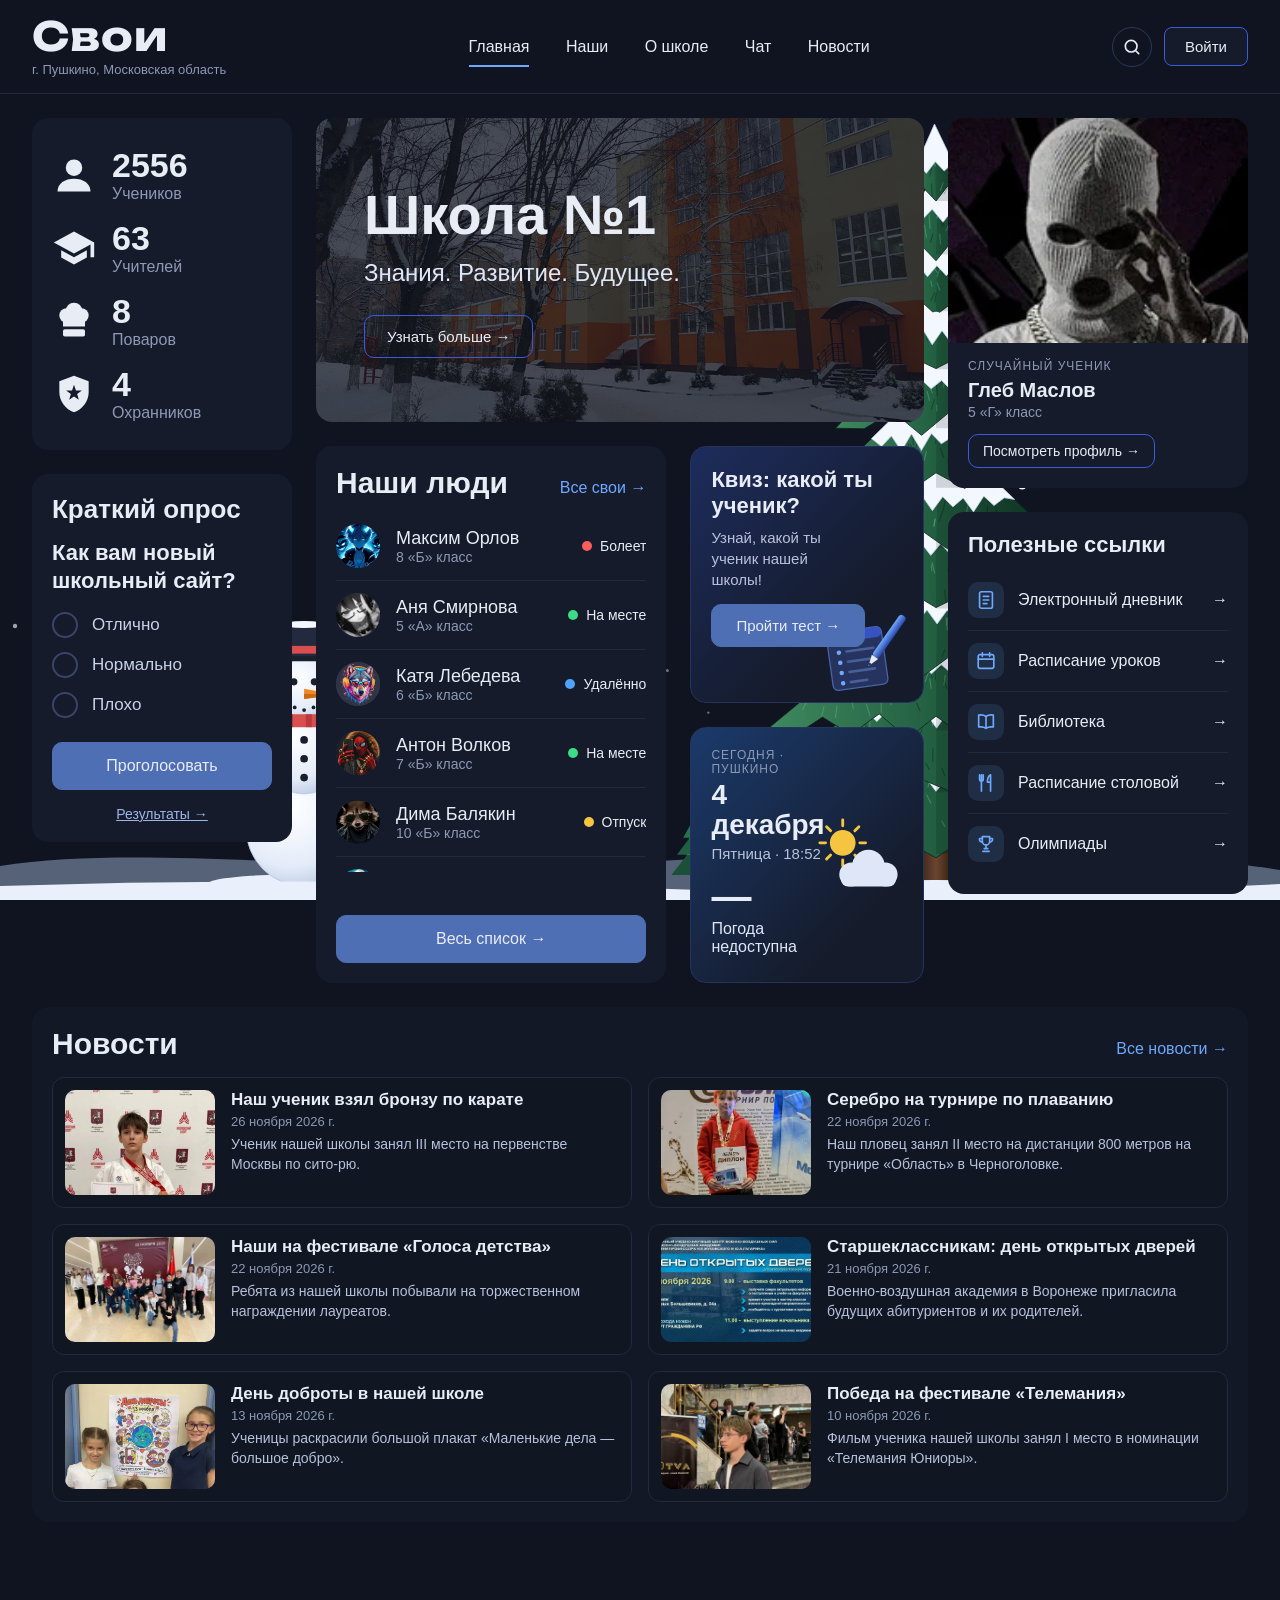
<file: index.html>
<!DOCTYPE html>
<html lang="ru">
<head>
  <meta charset="UTF-8">
  <meta name="viewport" content="width=device-width, initial-scale=1">
  <title>Школа №1</title>

  <!-- шрифт для надписи «Свои» -->
  <link rel="preconnect" href="https://fonts.googleapis.com">
  <link rel="preconnect" href="https://fonts.gstatic.com" crossorigin>
  <link href="https://fonts.googleapis.com/css2?family=Unbounded:wght@700&display=swap" rel="stylesheet">

  <!-- все стили сайта -->
  <link rel="stylesheet" href="style.css">
</head>
<body>

  <header>
    <div class="brand">
      <div class="logo">Свои</div>
      <div class="logo-sub">г. Пушкино, Московская область</div>
    </div>
    <nav>
      <a href="index.html" class="active">Главная</a>
      <a href="people.html">Наши</a>
      <a href="#">О школе</a>
      <a href="#">Чат</a>
      <a href="#">Новости</a>
    </nav>
    <div class="header-right">
      <button class="search-btn" id="search-btn" aria-label="Поиск">
        <svg viewBox="0 0 24 24"><circle cx="11" cy="11" r="7"/><path d="M20 20l-3.5-3.5"/></svg>
      </button>
      <button class="login">Войти</button>
    </div>

    <!-- панель поиска (открывается по клику на лупу) -->
    <div class="search-panel" id="search-panel">
      <input id="search-input" type="text" placeholder="Поиск по людям..." autocomplete="off">
      <div class="search-results" id="search-results"></div>
    </div>
  </header>

  <div class="layout">

    <!-- ЛЕВАЯ КОЛОНКА -->
    <div class="col-left">
      <div class="card stats">
        <!-- ученики -->
        <div class="stat">
          <svg class="icon" viewBox="0 0 24 24"><circle cx="12" cy="8" r="4.5"/><path d="M3 21c0-4.5 4-7 9-7s9 2.5 9 7z"/></svg>
          <div><b id="count-students">0</b><span>Учеников</span></div>
        </div>
        <!-- учителя -->
        <div class="stat">
          <svg class="icon" viewBox="0 0 24 24"><path d="M5 13.18v4L12 21l7-3.82v-4L12 17l-7-3.82zM12 3L1 9l11 6 9-4.91V17h2V9L12 3z"/></svg>
          <div><b id="count-teachers">0</b><span>Учителей</span></div>
        </div>
        <!-- повара (колпак повара) -->
        <div class="stat">
          <svg class="icon" viewBox="0 0 24 24">
            <circle cx="8" cy="9" r="4"/><circle cx="16" cy="9" r="4"/><circle cx="12" cy="6.5" r="4.5"/>
            <rect x="6" y="9" width="12" height="6"/><rect x="6" y="16.5" width="12" height="4" rx="1"/>
          </svg>
          <div><b id="count-cooks">0</b><span>Поваров</span></div>
        </div>
        <!-- охранники (полицейский жетон: щит со звездой) -->
        <div class="stat">
          <svg class="icon" viewBox="0 0 24 24">
            <path d="M12 2l8 3v6c0 5-3.4 9.3-8 11-4.6-1.7-8-6-8-11V5z"/>
            <polygon fill="#151b2b" points="12,7 13.06,10.04 16.28,10.11 13.71,12.06 14.65,15.14 12,13.3 9.35,15.14 10.29,12.06 7.72,10.11 10.94,10.04"/>
          </svg>
          <div><b id="count-guards">0</b><span>Охранников</span></div>
        </div>
      </div>

      <div class="card poll">
        <h3>Краткий опрос</h3>
        <p class="q">Как вам новый школьный сайт?</p>
        <label><input type="radio" name="poll"> Отлично</label>
        <label><input type="radio" name="poll"> Нормально</label>
        <label><input type="radio" name="poll"> Плохо</label>
        <button class="btn primary" id="vote">Проголосовать</button>
        <div id="poll-result"></div>
        <a class="poll-link" href="#">Результаты →</a>
      </div>
    </div>

    <!-- ЦЕНТРАЛЬНАЯ КОЛОНКА -->
    <div class="col-center">
      <section class="hero">
        <h1>Школа №1</h1>
        <p class="hero-sub">Знания. Развитие. Будущее.</p>
        <a class="btn" href="#">Узнать больше →</a>
      </section>

      <!-- ряд: «Наши люди» (уже) + квиз -->
      <div class="people-row">
        <div class="card people">
          <div class="section-head">
            <h2>Наши люди</h2>
            <a href="people.html">Все свои →</a>
          </div>
          <div class="list" id="list"></div>
          <a class="btn primary list-btn" href="people.html">Весь список →</a>
        </div>

                <div class="side-stack">

          <div class="card quiz">
            <h3>Квиз: какой ты ученик?</h3>
            <p>Узнай, какой ты ученик нашей школы!</p>
            <a class="btn primary" href="#">Пройти тест →</a>

            <!-- рисунок: блокнот и ручка -->
            <svg class="quiz-art" viewBox="0 0 140 130" xmlns="http://www.w3.org/2000/svg">
              <defs>
                <linearGradient id="penG" x1="0" x2="1">
                  <stop offset="0" stop-color="#6ea8ff"/>
                  <stop offset="1" stop-color="#2a45a8"/>
                </linearGradient>
              </defs>
              <g transform="rotate(-8 60 80)">
                <rect x="14" y="30" width="86" height="90" rx="8" fill="#26335f" stroke="#4a63a8" stroke-width="2"/>
                <rect x="14" y="30" width="86" height="16" rx="8" fill="#3b5bdb" opacity="0.8"/>
                <circle cx="30" cy="62" r="3.5" fill="#6ea8ff"/><rect x="40" y="60" width="46" height="4" rx="2" fill="#4a5f9a"/>
                <circle cx="30" cy="78" r="3.5" fill="#6ea8ff"/><rect x="40" y="76" width="38" height="4" rx="2" fill="#4a5f9a"/>
                <circle cx="30" cy="94" r="3.5" fill="#6ea8ff"/><rect x="40" y="92" width="44" height="4" rx="2" fill="#4a5f9a"/>
                <circle cx="30" cy="110" r="3.5" fill="#6ea8ff"/><rect x="40" y="108" width="30" height="4" rx="2" fill="#4a5f9a"/>
              </g>
              <g transform="rotate(35 100 50)">
                <rect x="94" y="0" width="12" height="78" rx="5" fill="url(#penG)"/>
                <polygon points="94,78 106,78 100,96" fill="#e8ecf5"/>
                <polygon points="98,90 102,90 100,96" fill="#1b2a52"/>
              </g>
            </svg>
          </div>

          <!-- ДАТА И ПОГОДА -->
          <div class="card weather">
            <div class="weather-info">
              <div class="w-label">Сегодня · Пушкино</div>
              <div class="w-date" id="w-date"></div>
              <div class="w-day"><span id="w-day"></span> · <span id="w-time"></span></div>
              <div class="w-temp-row">
                <div class="w-temp" id="w-temp">—</div>
                <div class="w-desc" id="w-desc">Загрузка…</div>
              </div>
              <div class="w-extra" id="w-extra"></div>
            </div>
            <svg class="weather-art" id="w-art" viewBox="0 0 140 110" xmlns="http://www.w3.org/2000/svg"></svg>
          </div>

        </div>
      </div>
    </div>

    <!-- ПРАВАЯ КОЛОНКА -->
    <div class="col-right">
      <div class="card random">
        <div class="random-photo"><img id="rnd-photo" alt="" onerror="this.remove()"></div>
        <div class="random-body">
          <div class="random-label">Случайный ученик</div>
          <div class="random-name" id="rnd-name"></div>
          <div class="random-info" id="rnd-info"></div>
          <a class="btn small" href="#">Посмотреть профиль →</a>
        </div>
      </div>

      <div class="card links">
        <h3>Полезные ссылки</h3>
        <a href="#">
          <span class="link-ico"><svg viewBox="0 0 24 24"><rect x="5" y="3" width="14" height="18" rx="2"/><path d="M9 8h6M9 12h6M9 16h4"/></svg></span>
          <span class="link-text">Электронный дневник</span><span>→</span>
        </a>
        <a href="#">
          <span class="link-ico"><svg viewBox="0 0 24 24"><rect x="3.5" y="5" width="17" height="15" rx="2"/><path d="M3.5 10h17M8 3v4M16 3v4"/></svg></span>
          <span class="link-text">Расписание уроков</span><span>→</span>
        </a>
        <a href="#">
          <span class="link-ico"><svg viewBox="0 0 24 24"><path d="M12 6c-2-1.5-5-2-8-1.5v13c3-.5 6 0 8 1.5 2-1.5 5-2 8-1.5v-13c-3-.5-6 0-8 1.5zM12 6v13"/></svg></span>
          <span class="link-text">Библиотека</span><span>→</span>
        </a>
        <a href="#">
          <span class="link-ico"><svg viewBox="0 0 24 24"><path d="M7 3v8M5 3v5a2 2 0 0 0 4 0V3M7 11v10"/><path d="M17 21V3c-2.5 1.5-3.5 4.5-3.5 8H17"/></svg></span>
          <span class="link-text">Расписание столовой</span><span>→</span>
        </a>
        <a href="#">
          <span class="link-ico"><svg viewBox="0 0 24 24"><path d="M8 4h8v5a4 4 0 0 1-8 0z"/><path d="M8 6H5a3 3 0 0 0 3 4M16 6h3a3 3 0 0 1-3 4M12 13v4M8.5 20h7M10 17h4"/></svg></span>
          <span class="link-text">Олимпиады</span><span>→</span>
        </a>
      </div>
    </div>

    <!-- НОВОСТИ (на всю ширину, от левого края) -->
    <div class="card news">
      <div class="section-head">
        <h2>Новости</h2>
        <a href="#">Все новости →</a>
      </div>
      <div class="news-grid" id="news-list"></div>
    </div>

  </div>

  <!-- порядок важен: сначала данные, потом логика -->
  <script src="data.js"></script>
  <script src="script.js"></script>
  <script src="news.js"></script>
  <script src="weather.js"></script>
  <script src="trees.js"></script>
</body>
</html>
</file>
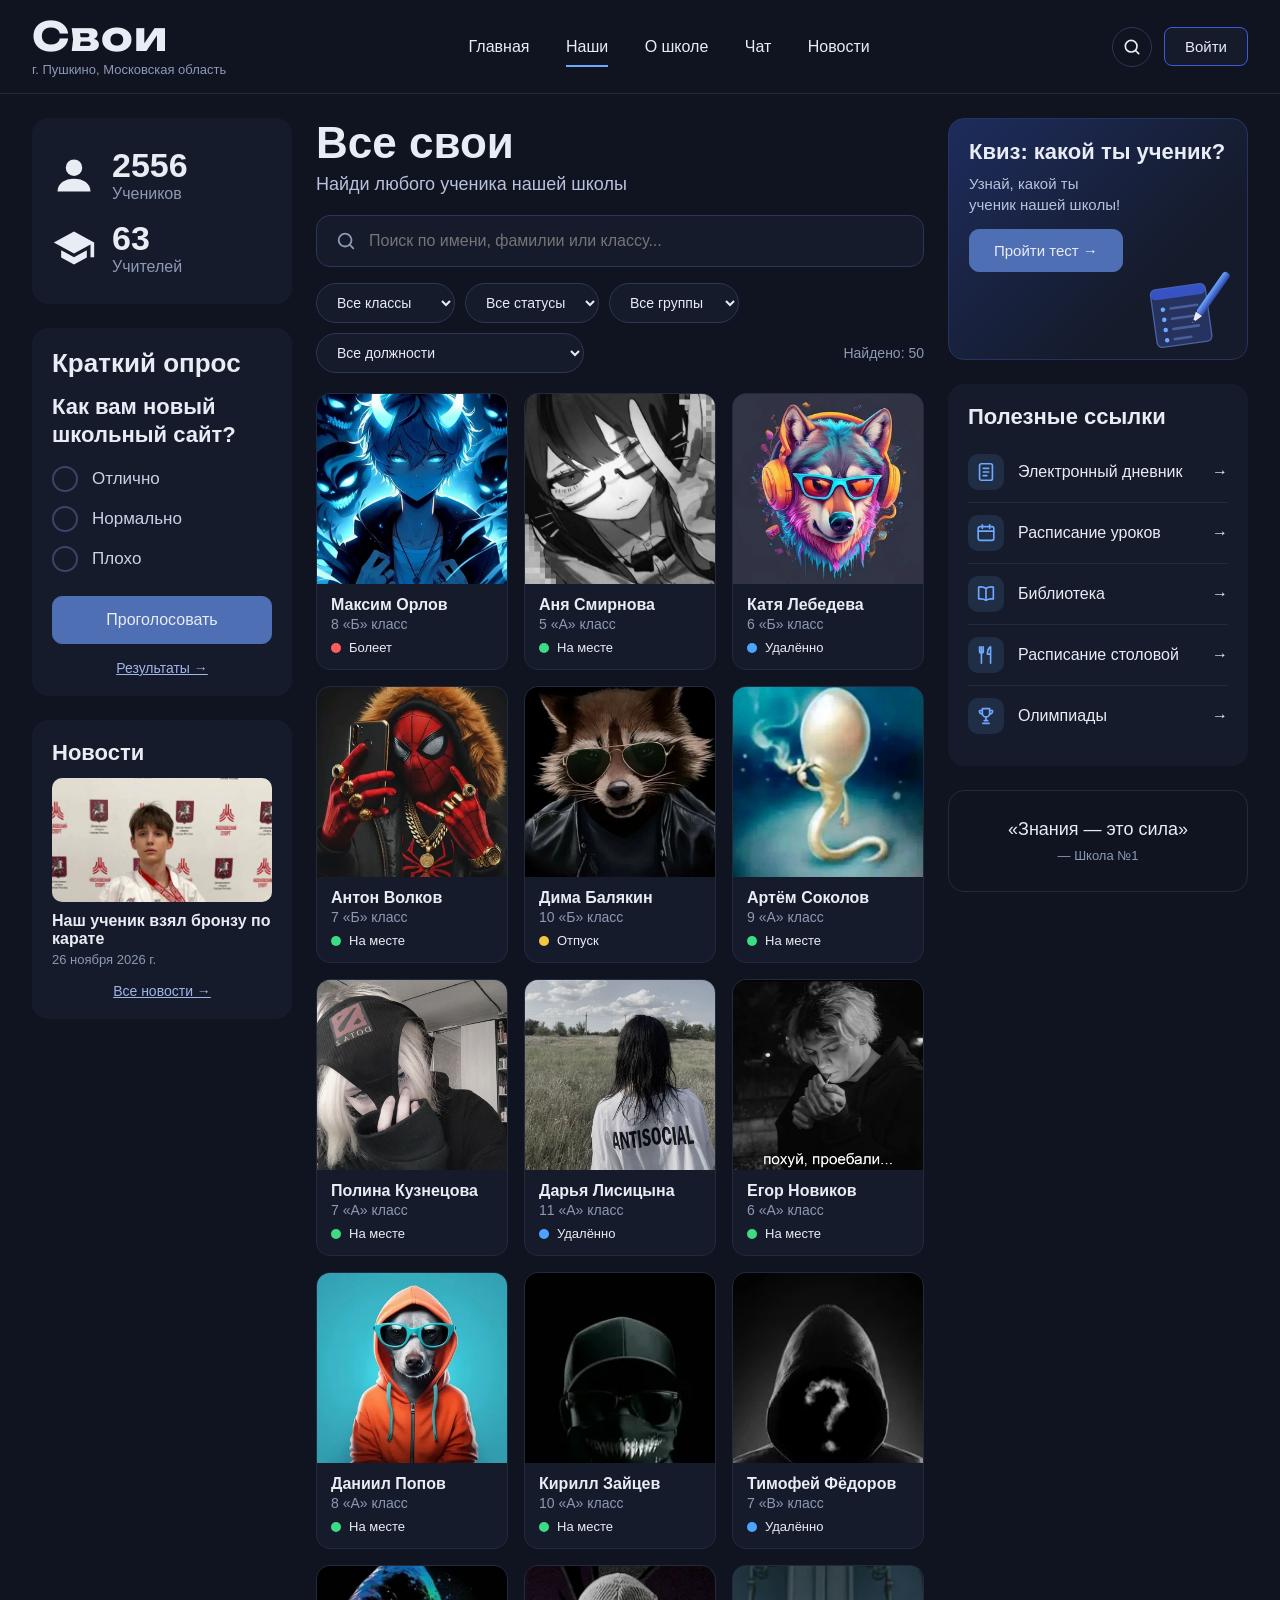
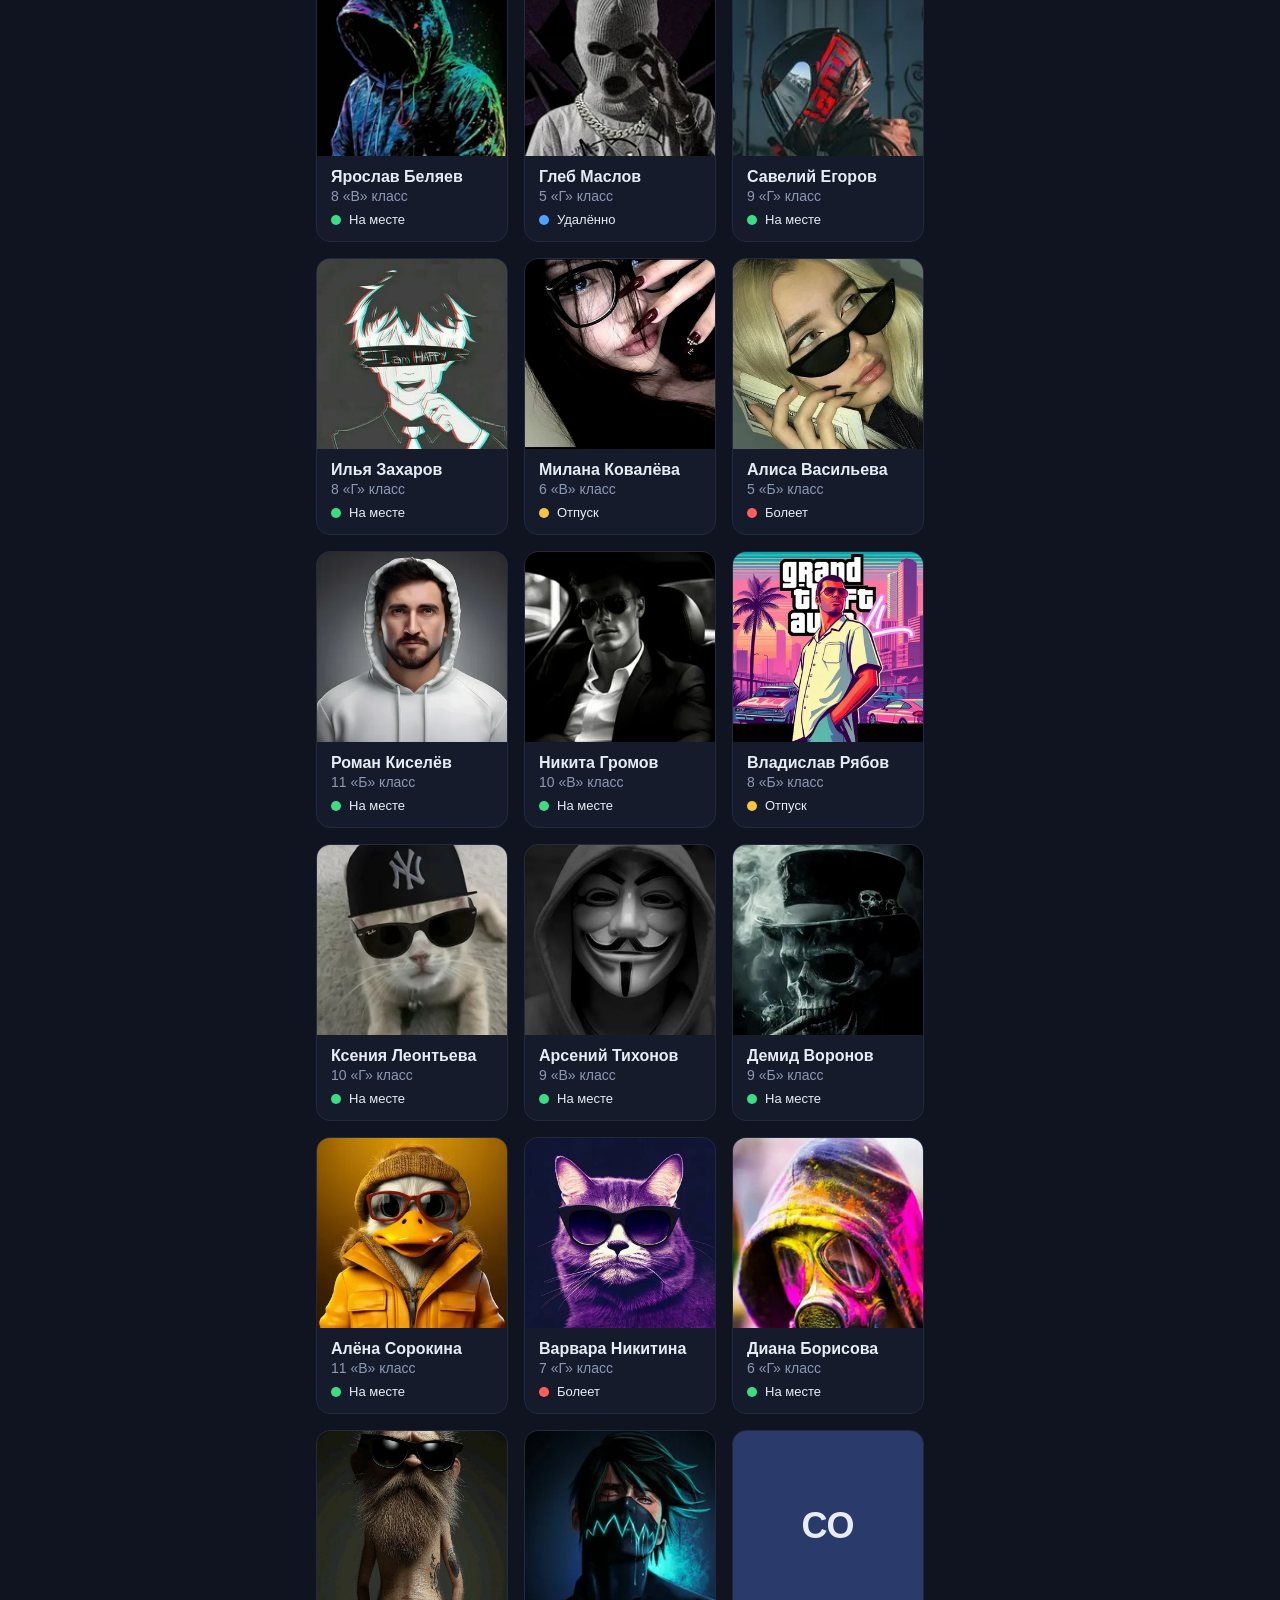
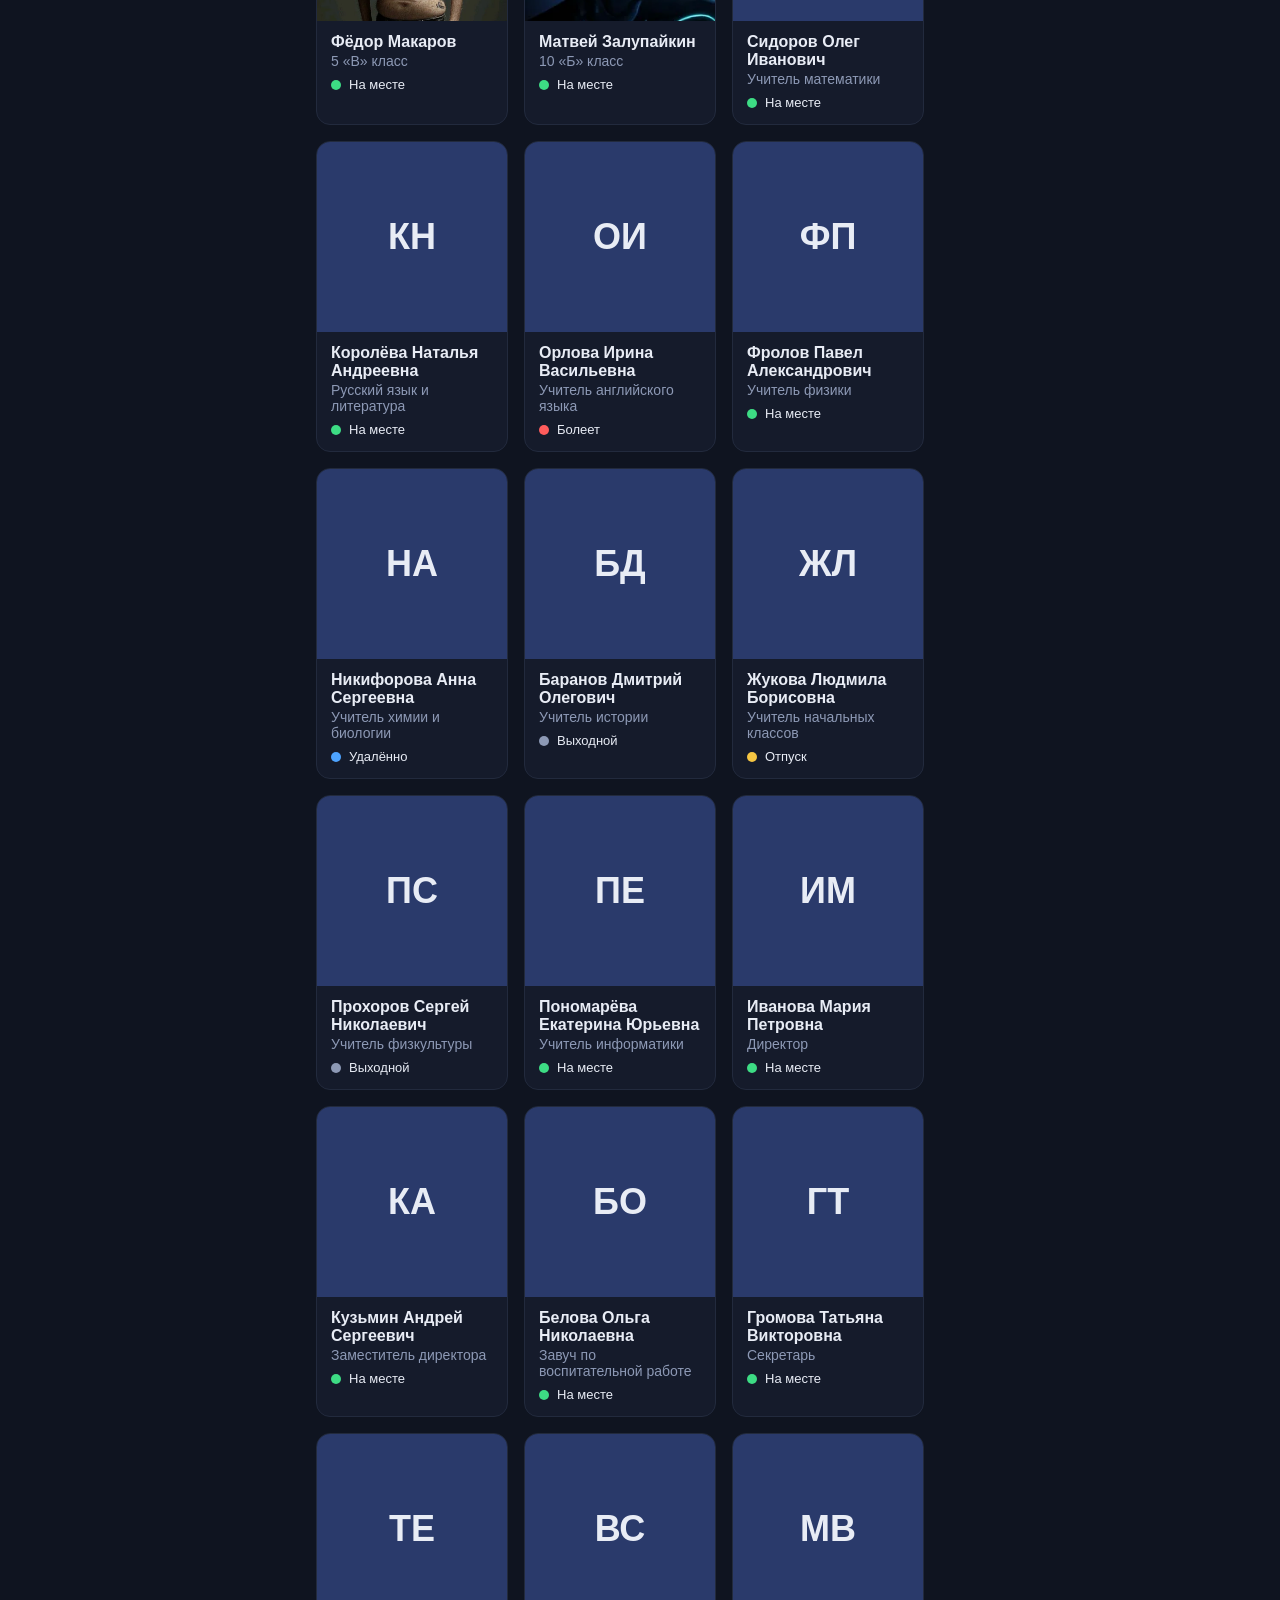
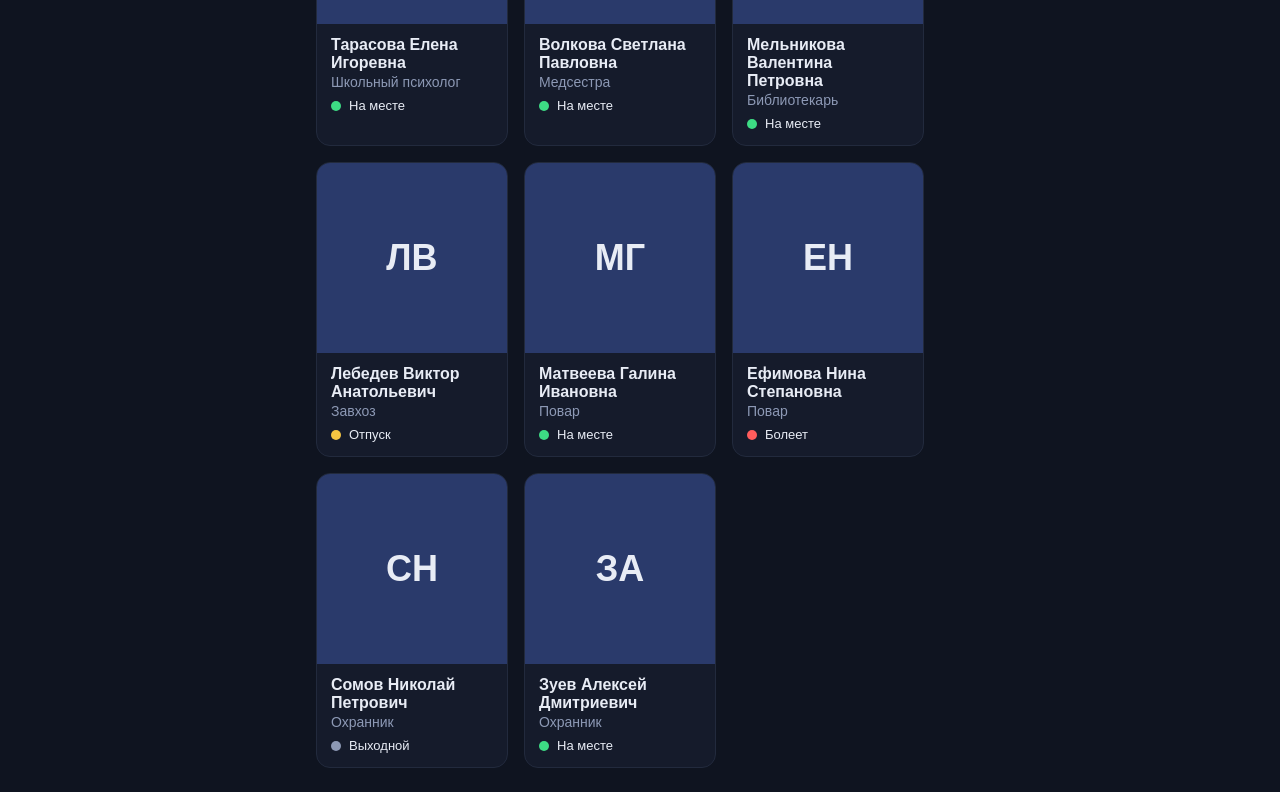
<file: people.html>
<!DOCTYPE html>
<html lang="ru">
<head>
  <meta charset="UTF-8">
  <meta name="viewport" content="width=device-width, initial-scale=1">
  <title>Все свои | Школа №1</title>
  <link rel="preconnect" href="https://fonts.googleapis.com">
  <link rel="preconnect" href="https://fonts.gstatic.com" crossorigin>
  <link href="https://fonts.googleapis.com/css2?family=Unbounded:wght@700&display=swap" rel="stylesheet">
  <link rel="stylesheet" href="style.css">
</head>
<body>

  <header>
    <div class="brand">
      <div class="logo">Свои</div>
      <div class="logo-sub">г. Пушкино, Московская область</div>
    </div>
    <nav>
      <a href="index.html">Главная</a>
      <a href="people.html" class="active">Наши</a>
      <a href="#">О школе</a>
      <a href="#">Чат</a>
      <a href="#">Новости</a>
    </nav>
    <div class="header-right">
      <button class="search-btn" id="search-btn" aria-label="Поиск">
        <svg viewBox="0 0 24 24"><circle cx="11" cy="11" r="7"/><path d="M20 20l-3.5-3.5"/></svg>
      </button>
      <button class="login">Войти</button>
    </div>
    <div class="search-panel" id="search-panel">
      <input id="search-input" type="text" placeholder="Поиск по людям..." autocomplete="off">
      <div class="search-results" id="search-results"></div>
    </div>
  </header>

  <div class="layout">

    <!-- ЛЕВАЯ КОЛОНКА -->
    <div class="col-left">
      <div class="card stats">
        <div class="stat">
          <svg class="icon" viewBox="0 0 24 24"><circle cx="12" cy="8" r="4.5"/><path d="M3 21c0-4.5 4-7 9-7s9 2.5 9 7z"/></svg>
          <div><b id="count-students">0</b><span>Учеников</span></div>
        </div>
        <div class="stat">
          <svg class="icon" viewBox="0 0 24 24"><path d="M5 13.18v4L12 21l7-3.82v-4L12 17l-7-3.82zM12 3L1 9l11 6 9-4.91V17h2V9L12 3z"/></svg>
          <div><b id="count-teachers">0</b><span>Учителей</span></div>
        </div>
      </div>

      <div class="card poll">
        <h3>Краткий опрос</h3>
        <p class="q">Как вам новый школьный сайт?</p>
        <label><input type="radio" name="poll"> Отлично</label>
        <label><input type="radio" name="poll"> Нормально</label>
        <label><input type="radio" name="poll"> Плохо</label>
        <button class="btn primary" id="vote">Проголосовать</button>
        <div id="poll-result"></div>
        <a class="poll-link" href="#">Результаты →</a>
      </div>

      <div class="card">
        <div class="section-head">
          <h3 style="margin:0">Новости</h3>
        </div>
        <a class="mini-news" id="mini-news" href="#"></a>
        <a class="poll-link" href="#">Все новости →</a>
      </div>
    </div>

    <!-- ЦЕНТРАЛЬНАЯ КОЛОНКА -->
    <div class="col-center">
      <div class="page-head">
        <h1>Все свои</h1>
        <p>Найди любого ученика нашей школы</p>
      </div>

      <div class="big-search">
        <svg viewBox="0 0 24 24"><circle cx="11" cy="11" r="7"/><path d="M20 20l-3.5-3.5"/></svg>
        <input id="people-q" type="text" placeholder="Поиск по имени, фамилии или классу..." autocomplete="off">
      </div>

      <div class="filters">
        <select id="f-class"><option value="">Все классы</option></select>
        <select id="f-status">
          <option value="">Все статусы</option>
          <option>На месте</option>
          <option>Удалённо</option>
          <option>Болеет</option>
          <option>Отпуск</option>
          <option>Выходной</option>
        </select>
        <select id="f-group">
          <option value="">Все группы</option>
          <option value="ученик">Ученики</option>
          <option value="учитель">Учителя</option>
          <option value="сотрудник">Сотрудники</option>
        </select>
        <select id="f-position"><option value="">Все должности</option></select>
        <span class="found" id="found"></span>
      </div>

      <div class="pgrid" id="pgrid"></div>
    </div>

    <!-- ПРАВАЯ КОЛОНКА -->
    <div class="col-right">
      <div class="card quiz">
        <h3>Квиз: какой ты ученик?</h3>
        <p>Узнай, какой ты ученик нашей школы!</p>
        <a class="btn primary" href="#">Пройти тест →</a>
        <svg class="quiz-art" viewBox="0 0 140 130" xmlns="http://www.w3.org/2000/svg">
          <defs>
            <linearGradient id="penG" x1="0" x2="1">
              <stop offset="0" stop-color="#6ea8ff"/>
              <stop offset="1" stop-color="#2a45a8"/>
            </linearGradient>
          </defs>
          <g transform="rotate(-8 60 80)">
            <rect x="14" y="30" width="86" height="90" rx="8" fill="#26335f" stroke="#4a63a8" stroke-width="2"/>
            <rect x="14" y="30" width="86" height="16" rx="8" fill="#3b5bdb" opacity="0.8"/>
            <circle cx="30" cy="62" r="3.5" fill="#6ea8ff"/><rect x="40" y="60" width="46" height="4" rx="2" fill="#4a5f9a"/>
            <circle cx="30" cy="78" r="3.5" fill="#6ea8ff"/><rect x="40" y="76" width="38" height="4" rx="2" fill="#4a5f9a"/>
            <circle cx="30" cy="94" r="3.5" fill="#6ea8ff"/><rect x="40" y="92" width="44" height="4" rx="2" fill="#4a5f9a"/>
            <circle cx="30" cy="110" r="3.5" fill="#6ea8ff"/><rect x="40" y="108" width="30" height="4" rx="2" fill="#4a5f9a"/>
          </g>
          <g transform="rotate(35 100 50)">
            <rect x="94" y="0" width="12" height="78" rx="5" fill="url(#penG)"/>
            <polygon points="94,78 106,78 100,96" fill="#e8ecf5"/>
            <polygon points="98,90 102,90 100,96" fill="#1b2a52"/>
          </g>
        </svg>
      </div>

      <div class="card links">
        <h3>Полезные ссылки</h3>
        <a href="#">
          <span class="link-ico"><svg viewBox="0 0 24 24"><rect x="5" y="3" width="14" height="18" rx="2"/><path d="M9 8h6M9 12h6M9 16h4"/></svg></span>
          <span class="link-text">Электронный дневник</span><span>→</span>
        </a>
        <a href="#">
          <span class="link-ico"><svg viewBox="0 0 24 24"><rect x="3.5" y="5" width="17" height="15" rx="2"/><path d="M3.5 10h17M8 3v4M16 3v4"/></svg></span>
          <span class="link-text">Расписание уроков</span><span>→</span>
        </a>
        <a href="#">
          <span class="link-ico"><svg viewBox="0 0 24 24"><path d="M12 6c-2-1.5-5-2-8-1.5v13c3-.5 6 0 8 1.5 2-1.5 5-2 8-1.5v-13c-3-.5-6 0-8 1.5zM12 6v13"/></svg></span>
          <span class="link-text">Библиотека</span><span>→</span>
        </a>
        <a href="#">
          <span class="link-ico"><svg viewBox="0 0 24 24"><path d="M7 3v8M5 3v5a2 2 0 0 0 4 0V3M7 11v10"/><path d="M17 21V3c-2.5 1.5-3.5 4.5-3.5 8H17"/></svg></span>
          <span class="link-text">Расписание столовой</span><span>→</span>
        </a>
        <a href="#">
          <span class="link-ico"><svg viewBox="0 0 24 24"><path d="M8 4h8v5a4 4 0 0 1-8 0z"/><path d="M8 6H5a3 3 0 0 0 3 4M16 6h3a3 3 0 0 1-3 4M12 13v4M8.5 20h7M10 17h4"/></svg></span>
          <span class="link-text">Олимпиады</span><span>→</span>
        </a>
      </div>

      <div class="card quote">
        <div class="quote-text">«Знания — это сила»</div>
        <div class="quote-by">— Школа №1</div>
      </div>
    </div>

  </div>

  <!-- порядок важен: сначала данные, потом логика -->
  <script src="data.js"></script>
  <script src="news.js"></script>
  <script src="people.js"></script>
</body>
</html>
</file>
<file: style.css>
body { margin: 0; background: #0f1420; color: #e8ecf5; font-family: Arial, sans-serif; }
header { display: flex; align-items: center; justify-content: space-between;
         padding: 16px 32px; border-bottom: 1px solid #222a3d;
         position: relative; z-index: 5; }              /* шапка выше остального, чтобы поиск был сверху */
.layout { position: relative; z-index: 1; }

/* ===== ЛОГОТИП И ПОДПИСЬ ===== */
.brand { display: flex; flex-direction: column; }
.logo { font-family: 'Unbounded', Arial, sans-serif; font-size: 40px; font-weight: 700;
        line-height: 1; letter-spacing: 1px; }
.logo-sub { margin-top: 6px; font-size: 13px; color: #8d99b5; }

/* ===== МЕНЮ ===== */
nav a { color: #e8ecf5; text-decoration: none; margin: 0 16px; font-size: 16px;
        padding: 6px 0 10px; border-bottom: 2px solid transparent; }
nav a:hover { color: #6ea8ff; }
nav a.active { border-bottom-color: #6ea8ff; }
.header-right { display: flex; align-items: center; gap: 12px; }
.login { border: 1px solid #3b5bdb; background: #151b2b; color: #e8ecf5;
         padding: 10px 20px; border-radius: 8px; cursor: pointer; font-size: 15px; }
.login:hover { background: #3b5bdb; }

/* ===== ПОИСК ===== */
.search-btn { width: 40px; height: 40px; border-radius: 50%; border: 1px solid #2c3658;
              background: transparent; cursor: pointer; display: flex;
              align-items: center; justify-content: center; }
.search-btn:hover { border-color: #3b5bdb; }
.search-btn svg { width: 20px; height: 20px; fill: none; stroke: #e8ecf5;
                  stroke-width: 2; stroke-linecap: round; }
.search-panel { display: none; position: absolute; top: calc(100% + 8px); right: 32px; width: 380px;
                box-sizing: border-box; background: #151b2b; border: 1px solid #26335f;
                border-radius: 16px; padding: 16px; box-shadow: 0 12px 40px rgba(0,0,0,0.5); }
.search-panel.open { display: block; }
.search-panel input { width: 100%; box-sizing: border-box; background: #0f1420; color: #e8ecf5;
                      border: 1px solid #2c3658; border-radius: 10px; padding: 12px 14px;
                      font-size: 16px; outline: none; }
.search-panel input:focus { border-color: #3b5bdb; }
.search-results { margin-top: 8px; max-height: 320px; overflow-y: auto; }
.search-results .name { font-size: 16px; }
.search-empty { color: #8d99b5; padding: 14px 4px; font-size: 14px; }

/* ===== КОЛОНКИ ===== */
.layout { display: grid; grid-template-columns: 260px 1fr 300px; gap: 24px;
          margin: 24px 32px; align-items: start; }
.layout > div { display: flex; flex-direction: column; }
.col-center { align-self: stretch; }            /* центр растягивается по высоте боковых колонок */
.layout > .news { grid-column: 1 / -1; }        /* новости на всю ширину, от левого края */

.card { background: #151b2b; border-radius: 16px; padding: 20px; }
.card + .card { margin-top: 24px; }

.stat { display: flex; align-items: center; gap: 16px; padding: 8px 0; }
.stat b { font-size: 34px; display: block; }
.stat span { color: #8d99b5; }
.icon { width: 44px; height: 44px; fill: #e8ecf5; flex-shrink: 0; }
.card h3 { margin: 0 0 12px; font-size: 22px; }
.card label { display: block; margin: 10px 0; color: #c9d2e8; }
.btn { display: inline-block; border: 1px solid #3b5bdb; color: #e8ecf5; background: transparent;
       text-decoration: none; padding: 12px 22px; border-radius: 10px; cursor: pointer; font-size: 15px; }
.btn:hover { background: #3b5bdb; }
.btn.small { padding: 8px 14px; font-size: 14px; }
.btn.primary { background: #4f6fb5; border-color: #4f6fb5; width: 100%; box-sizing: border-box;
               text-align: center; padding: 14px 22px; font-size: 16px; }
.btn.primary:hover { background: #6384cf; border-color: #6384cf; }

/* ===== КРАТКИЙ ОПРОС ===== */
.poll h3 { font-size: 26px; margin: 0 0 14px; }
.poll .q { font-size: 22px; font-weight: 600; line-height: 1.25; margin: 0 0 18px; }
.poll label { display: flex; align-items: center; margin: 14px 0; font-size: 17px;
              color: #c9d2e8; cursor: pointer; }
.poll input[type=radio] { appearance: none; -webkit-appearance: none; width: 26px; height: 26px;
                          margin: 0 14px 0 0; border: 2px solid #3a4468; border-radius: 50%;
                          background: transparent; cursor: pointer; flex-shrink: 0; }
.poll input[type=radio]:checked { border-color: #6b8cff;
                                  background: radial-gradient(circle, #6b8cff 0 40%, transparent 45%); }
.poll .btn.primary { margin-top: 10px; }
#poll-result { margin-top: 12px; color: #3ddc84; text-align: center; }
.poll-link { display: block; text-align: center; margin-top: 16px; color: #9fb4e8; font-size: 14px; }

/* ===== БАННЕР ===== */
.hero { position: relative; overflow: hidden; padding: 64px 48px; border-radius: 16px;
        background: linear-gradient(rgba(15,20,32,0.75), rgba(15,20,32,0.75)),
                    url("school.png") center/cover #1b2a52; margin-bottom: 24px;
        display: flex; flex-direction: column; justify-content: center; align-items: flex-start; }
.hero h1 { font-size: 56px; margin: 0 0 12px; }
.hero-sub { font-size: 24px; color: #dfe6f7; margin: 0 0 28px; }

/* ===== РЯД: «НАШИ ЛЮДИ» + КВИЗ ===== */
.people-row { flex: 1; display: grid; grid-template-columns: minmax(0, 1.5fr) minmax(0, 1fr); gap: 24px; }
.people-row > .card { margin-top: 0; }
.people { display: flex; flex-direction: column; }

/* ===== СПИСОК «НАШИ ЛЮДИ» ===== */
.section-head { display: flex; justify-content: space-between; align-items: baseline; }
.section-head h2 { font-size: 30px; margin: 0; }
.section-head a { color: #6ea8ff; text-decoration: none; }
.list { margin: 12px 0 16px; max-height: 360px; overflow-y: auto; }
.list-btn { margin-top: auto; }
.row { display: flex; align-items: center; padding: 12px 0; border-bottom: 1px solid #222a3d; }
.row:last-child { border-bottom: none; }
.avatar { position: relative; overflow: hidden; width: 44px; height: 44px; border-radius: 50%;
          background: #2a3a6b; display: flex; align-items: center; justify-content: center;
          font-weight: bold; margin-right: 16px; flex-shrink: 0; }
.avatar img { position: absolute; inset: 0; width: 100%; height: 100%; object-fit: cover; }
.info { flex: 1; }
.name { font-size: 18px; }
.class { font-size: 14px; color: #8d99b5; }
.status { display: flex; align-items: center; gap: 8px; }
.dot { width: 10px; height: 10px; border-radius: 50%; }
.green { background: #3ddc84; }
.blue { background: #4da3ff; }
.red { background: #ff5c5c; }
.yellow { background: #f5c542; }
.gray { background: #8d99b5; }
.status-text { font-size: 14px; color: #e8ecf5; }

/* ===== СЛУЧАЙНЫЙ УЧЕНИК ===== */
.random { padding: 0; overflow: hidden; }
.random-photo { aspect-ratio: 4 / 3; background: #2a3a6b; }
.random-photo img { width: 100%; height: 100%; object-fit: cover; object-position: center 20%; display: block; }
.random-body { padding: 16px 20px 20px; }
.random-label { font-size: 12px; color: #8d99b5; text-transform: uppercase; letter-spacing: 1px; margin-bottom: 6px; }
.random-name { font-size: 20px; font-weight: bold; }
.random-info { font-size: 14px; color: #8d99b5; margin: 2px 0 14px; }

/* ===== КВИЗ И ПОГОДА (две карточки друг под другом, одной высоты) ===== */
.side-stack { display: grid; grid-template-rows: 1fr 1fr; gap: 24px; min-height: 0; }
.side-stack > .card { margin-top: 0; }

.quiz { position: relative; overflow: hidden;
        background: linear-gradient(135deg, #1d2c5c 0%, #151b2b 70%); border: 1px solid #26335f; }
.quiz h3 { font-size: 22px; margin-bottom: 8px; }
.quiz p { color: #b8c2dc; margin: 0 0 14px; font-size: 15px; line-height: 1.4; max-width: 62%; }
.quiz .btn { position: relative; z-index: 1; }
.quiz .btn.primary { width: auto; padding: 12px 24px; font-size: 15px; }
.quiz-art { position: absolute; right: 12px; bottom: 8px; width: clamp(90px, 30%, 140px); height: auto;
            pointer-events: none; }

.weather { position: relative; overflow: hidden; display: flex; align-items: center;
           background: linear-gradient(135deg, #1b3a6b 0%, #151b2b 75%); border: 1px solid #26335f; }
.weather-info { position: relative; z-index: 1; min-width: 0; max-width: 62%; }
.w-label { font-size: 12px; color: #8d99b5; text-transform: uppercase; letter-spacing: 1px; margin-bottom: 4px; }
.w-date { font-size: 28px; font-weight: bold; line-height: 1.1; }
.w-day { font-size: 15px; color: #b8c2dc; margin-top: 4px; }
.w-temp-row { display: flex; align-items: baseline; flex-wrap: wrap; gap: 4px 12px; margin-top: 14px; }
.w-temp { font-size: 40px; font-weight: bold; line-height: 1; }
.w-desc { font-size: 16px; color: #dfe6f7; }
.w-extra { font-size: 13px; color: #8d99b5; margin-top: 6px; }
.weather-art { position: absolute; right: 16px; top: 50%; transform: translateY(-50%);
               width: clamp(100px, 34%, 170px); height: auto; pointer-events: none; }

/* ===== ПОЛЕЗНЫЕ ССЫЛКИ ===== */
.links a { display: flex; align-items: center; padding: 12px 0; color: #e8ecf5;
           text-decoration: none; border-bottom: 1px solid #222a3d; }
.links a:last-child { border-bottom: none; }
.links a:hover { color: #6ea8ff; }
.link-ico { width: 36px; height: 36px; border-radius: 10px; background: rgba(110,168,255,0.12);
            display: flex; align-items: center; justify-content: center; margin-right: 14px; flex-shrink: 0; }
.link-ico svg { width: 22px; height: 22px; fill: none; stroke: #6ea8ff; stroke-width: 1.8;
                stroke-linecap: round; stroke-linejoin: round; }
.link-text { flex: 1; }

/* ===== ЁЛКИ И СНЕГ ===== */
.scene { position: fixed; left: 0; bottom: 0; width: 100%; z-index: 0; pointer-events: none; }
.scene svg { display: block; width: 100%; height: 100%; }
.tree { position: fixed; bottom: 0; z-index: 0; pointer-events: none; }
.tree svg { width: 100%; height: 100%; transform-origin: 50% 100%;
            animation: treesway 10s ease-in-out infinite alternate; }
@keyframes treesway { from { transform: rotate(-0.5deg); } to { transform: rotate(0.5deg); } }

.flake { position: fixed; z-index: 0; pointer-events: none; background: #fff; border-radius: 50%;
         opacity: 0; box-shadow: 0 0 4px rgba(255,255,255,0.8);
         animation: snowfall linear forwards; }
@keyframes snowfall {
  0%   { transform: translate(0, 0); opacity: 0; }
  10%  { opacity: 0.9; }
  33%  { transform: translate(calc(var(--drift) * 0.3 + 18px), calc(var(--fall) * 0.33)); }
  66%  { transform: translate(calc(var(--drift) * 0.7 - 18px), calc(var(--fall) * 0.66)); }
  95%  { opacity: 0.9; }
  100% { transform: translate(var(--drift), var(--fall)); opacity: 0; }
}

/* ===== НОВОСТИ (полупрозрачные, чтобы сквозь них был виден снеговик) ===== */
.news { background: rgba(21, 27, 43, 0.6); }
.news-grid { display: grid; grid-template-columns: 1fr 1fr; gap: 16px; margin-top: 16px; }
.news-item { display: flex; gap: 16px; padding: 12px; color: inherit; text-decoration: none;
             background: rgba(15, 20, 32, 0.5); border: 1px solid #222a3d; border-radius: 12px; }
.news-item:hover { border-color: #3b5bdb; }
.news-img { width: 150px; height: 105px; flex-shrink: 0; border-radius: 10px; overflow: hidden;
            background: linear-gradient(135deg, #1d2c5c, #2a3a6b); }
.news-img img { width: 100%; height: 100%; object-fit: cover; display: block; }
.news-body { min-width: 0; }
.news-title { font-size: 17px; font-weight: bold; margin-bottom: 4px; }
.news-date { font-size: 13px; color: #8d99b5; margin-bottom: 6px; }
.news-text { font-size: 14px; color: #b8c2dc; line-height: 1.4;
             display: -webkit-box; -webkit-line-clamp: 3; -webkit-box-orient: vertical; overflow: hidden; }

/* на очень широких экранах новости в 3 колонки */
@media (min-width: 1900px) {
  .news-grid { grid-template-columns: repeat(3, 1fr); }
}

/* ===== СТРАНИЦА «ВСЕ СВОИ» ===== */
.page-head h1 { font-size: 44px; margin: 0 0 6px; }
.page-head p { margin: 0 0 20px; color: #b8c2dc; font-size: 18px; }

.big-search { display: flex; align-items: center; gap: 12px; background: #151b2b;
              border: 1px solid #2c3658; border-radius: 14px; padding: 0 18px; }
.big-search:focus-within { border-color: #3b5bdb; }
.big-search svg { width: 22px; height: 22px; fill: none; stroke: #8d99b5; stroke-width: 2;
                  stroke-linecap: round; flex-shrink: 0; }
.big-search input { flex: 1; min-width: 0; background: transparent; border: none; outline: none;
                    color: #e8ecf5; font-size: 16px; padding: 16px 0; }

.filters { display: flex; flex-wrap: wrap; align-items: center; gap: 10px; margin: 16px 0 20px; }
.filters select { background: #151b2b; color: #e8ecf5; border: 1px solid #2c3658; border-radius: 999px;
                  padding: 10px 16px; font-size: 14px; cursor: pointer; outline: none; }
.filters select:hover, .filters select:focus { border-color: #3b5bdb; }
.found { margin-left: auto; color: #8d99b5; font-size: 14px; }

.pgrid { display: grid; grid-template-columns: repeat(auto-fill, minmax(190px, 1fr)); gap: 16px; }
.pgrid .search-empty { grid-column: 1 / -1; }
.pcard { background: #151b2b; border: 1px solid #222a3d; border-radius: 14px; overflow: hidden; }
.pcard:hover { border-color: #3b5bdb; }
.pphoto { position: relative; aspect-ratio: 1 / 1; background: #2a3a6b; display: flex;
          align-items: center; justify-content: center; font-size: 36px; font-weight: bold; }
.pphoto img { position: absolute; inset: 0; width: 100%; height: 100%; object-fit: cover;
              object-position: center 20%; }
.pbody { padding: 12px 14px 14px; }
.pname { font-size: 16px; font-weight: bold; }
.pclass { font-size: 14px; color: #8d99b5; margin: 2px 0 8px; }
.pstatus { display: flex; align-items: center; gap: 8px; font-size: 13px; }

.mini-news { display: block; color: inherit; text-decoration: none; margin-top: 12px; }
.mini-news-img { aspect-ratio: 16 / 9; border-radius: 10px; overflow: hidden;
                 background: linear-gradient(135deg, #1d2c5c, #2a3a6b); }
.mini-news-img img { width: 100%; height: 100%; object-fit: cover; display: block; }
.mini-news-title { font-weight: bold; margin: 10px 0 4px; }
.mini-news-date { font-size: 13px; color: #8d99b5; }
.mini-news:hover .mini-news-title { color: #6ea8ff; }

.col-right .quiz { min-height: 200px; }
.quote { text-align: center; padding: 28px 20px; background: transparent; border: 1px solid #222a3d; }
.quote-text { font-size: 18px; }
.quote-by { font-size: 13px; color: #8d99b5; margin-top: 8px; }

/* ===== ТЕЛЕФОНЫ И ПЛАНШЕТЫ (всегда в самом конце файла) ===== */
@media (max-width: 900px) {
  header { flex-direction: column; gap: 12px; padding: 12px 16px; }
  .brand { align-items: center; text-align: center; }
  .logo { font-size: 32px; }
  nav { display: flex; flex-wrap: wrap; justify-content: center; gap: 6px 0; }
  nav a { margin: 0 12px; }
  .search-panel { left: 16px; right: 16px; width: auto; }
  .layout { grid-template-columns: 1fr; margin: 16px; gap: 16px; }
  .col-center { order: -2; }                 /* баннер и список людей сверху */
  .layout > .news { order: -1; }             /* потом новости */
  .card + .card { margin-top: 16px; }
  .hero { padding: 36px 20px; }
  .hero h1 { font-size: 36px; margin-bottom: 10px; }
  .hero-sub { font-size: 18px; margin-bottom: 20px; }
  .section-head h2 { font-size: 24px; }
  .name { font-size: 16px; }
  .people-row { grid-template-columns: 1fr; gap: 16px; }
  .side-stack { grid-template-rows: auto; gap: 16px; }
  .quiz { min-height: 220px; }
  .weather { min-height: 220px; }
  .random-photo { aspect-ratio: 16 / 9; }
  .links a { padding: 14px 0; }
  .news-grid { grid-template-columns: 1fr; }
  .news-img { width: 110px; height: 85px; }
  .tree, .flake, .scene { display: none; }  /* ёлки, снег и сценка только на компьютере */
}
</file>
